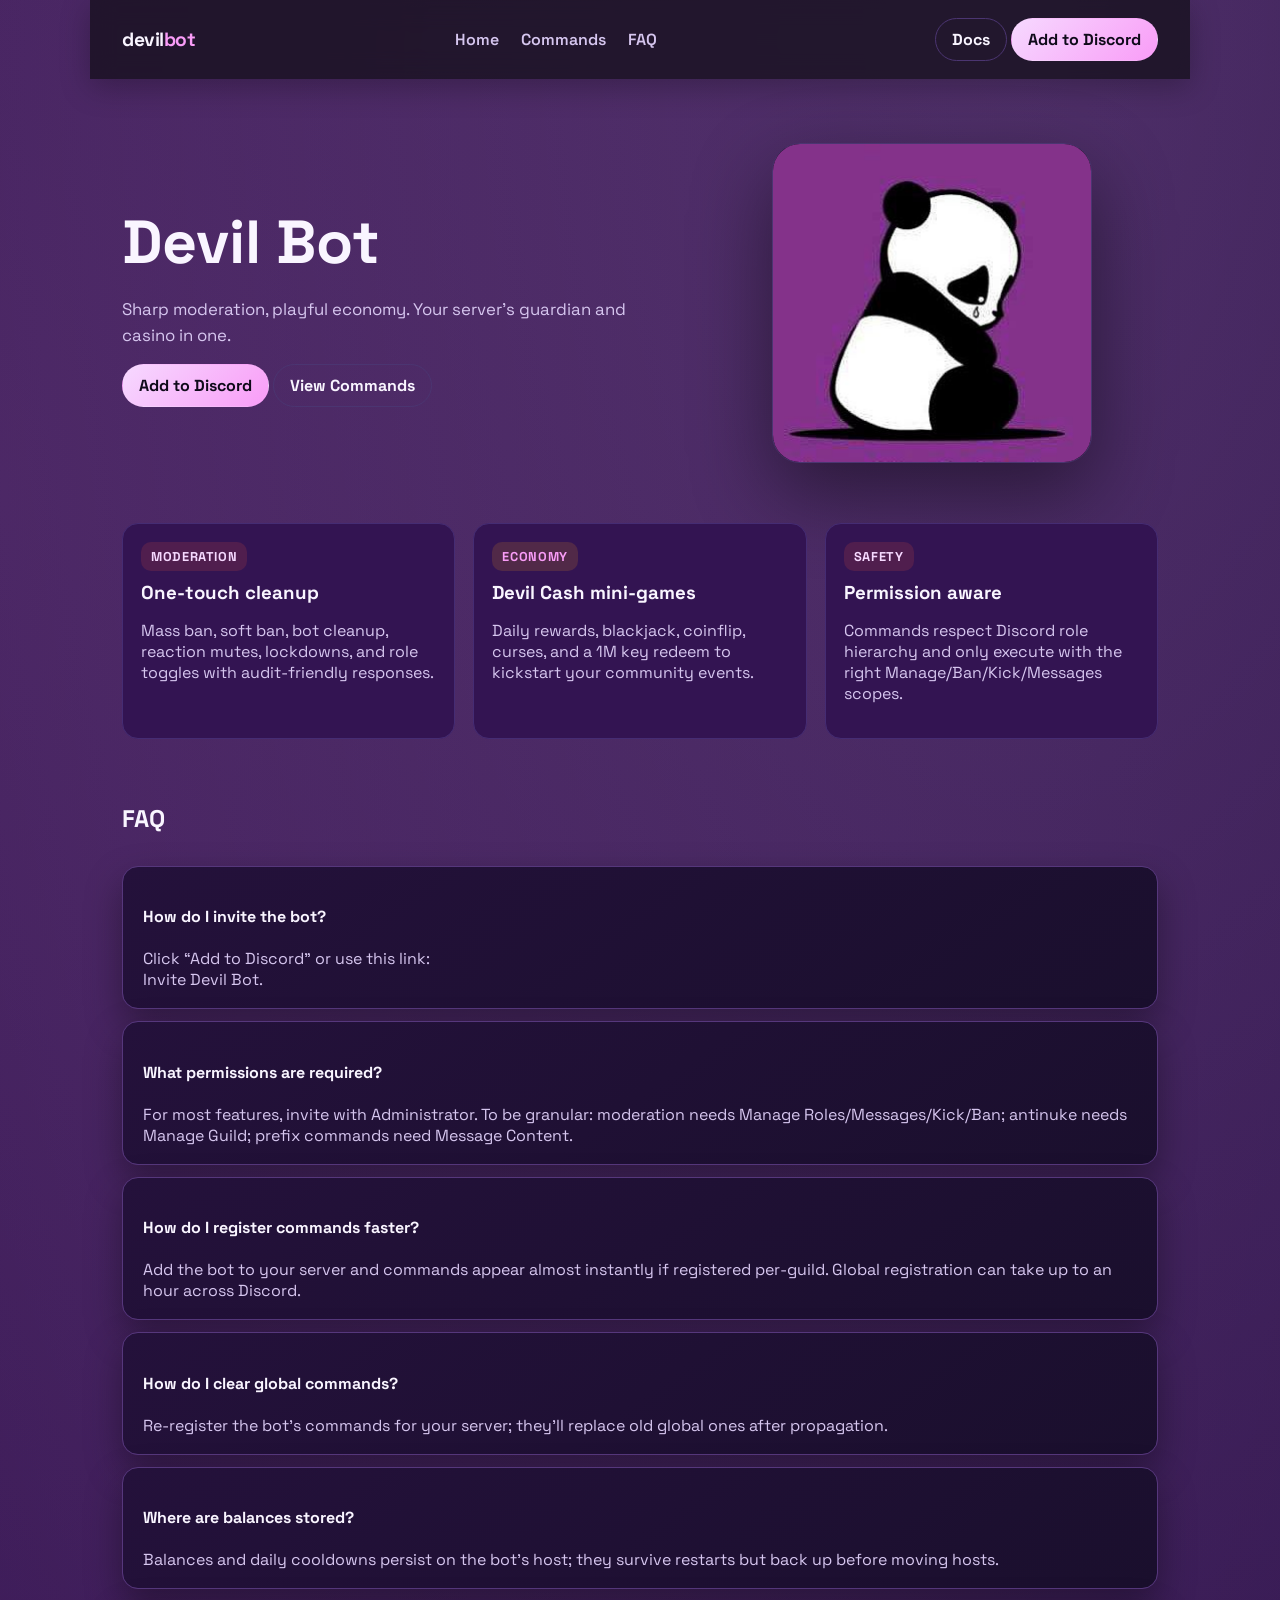
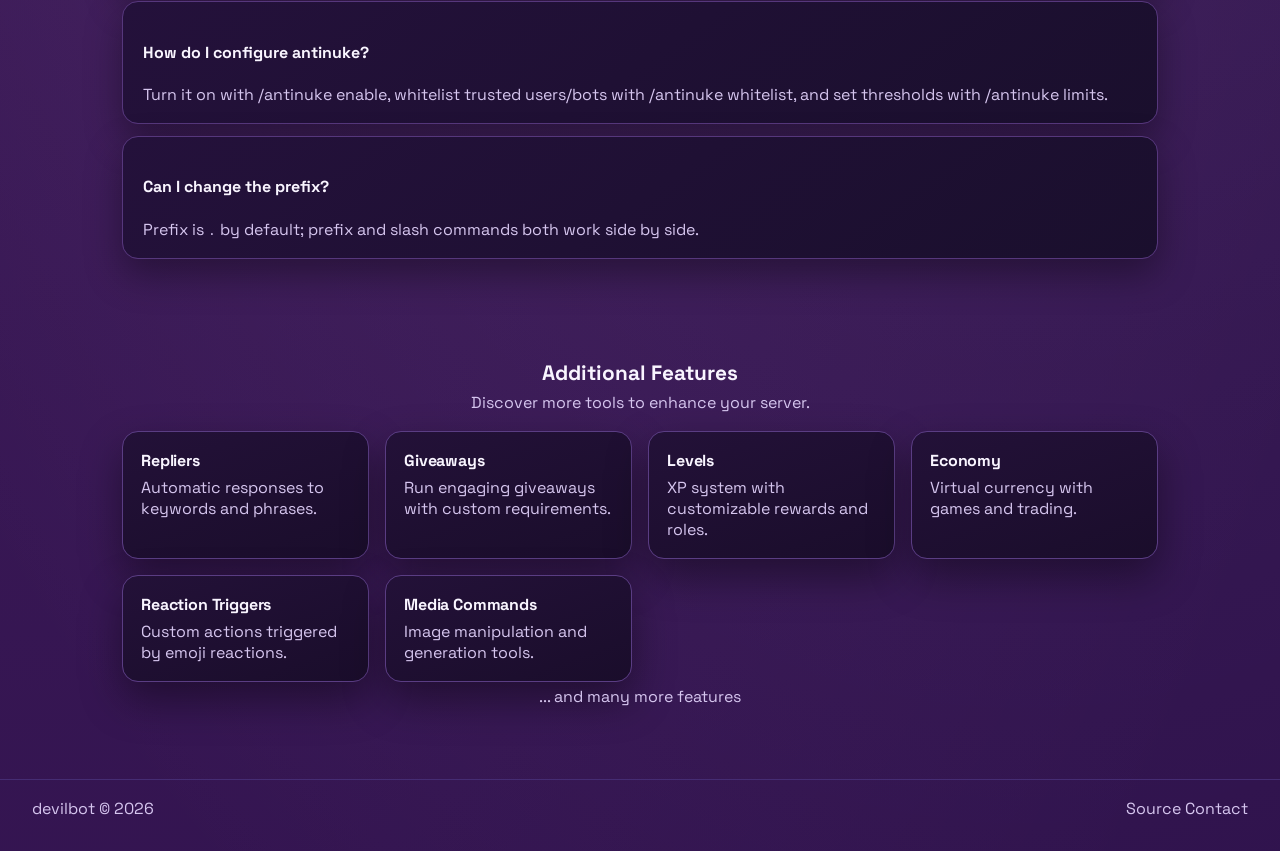
<file: website/index.html>
<!doctype html>
<html lang="en">
<head>
  <meta charset="utf-8">
  <meta name="viewport" content="width=device-width,initial-scale=1">
  <title>Devil Bot</title>
  <link rel="preconnect" href="https://fonts.googleapis.com">
  <link rel="preconnect" href="https://fonts.gstatic.com" crossorigin>
  <link href="https://fonts.googleapis.com/css2?family=Space+Grotesk:wght@400;600;700&display=swap" rel="stylesheet">
  <link rel="stylesheet" href="style.css">
</head>
<body>
  <header class="nav glass container">
    <div class="logo">devil<span>bot</span></div>
    <div class="nav-links">
      <a href="#features">Home</a>
      <a href="commands.html">Commands</a>
      <a href="#faq">FAQ</a>
    </div>
    <div class="cta">
      <a class="btn ghost" href="https://discord.gg" target="_blank" rel="noreferrer">Docs</a>
      <a class="btn primary" href="https://discord.com/oauth2/authorize?client_id=1486876680264880378&permissions=8&integration_type=0&scope=bot" target="_blank" rel="noreferrer">Add to Discord</a>
    </div>
  </header>

  <main>
    <section class="hero container">
      <div class="copy">
        <h1>Devil Bot</h1>
        <p class="lede">Sharp moderation, playful economy. Your server’s guardian and casino in one.</p>
        <div class="cta">
          <a class="btn primary" href="https://discord.com/oauth2/authorize?client_id=1486876680264880378&permissions=8&integration_type=0&scope=bot" target="_blank" rel="noreferrer">Add to Discord</a>
          <a class="btn ghost" href="commands.html">View Commands</a>
        </div>
      </div>
      <div class="avatar-frame">
        <img src="panda.jpg" alt="Bot avatar">
      </div>
    </section>

    <section id="features" class="features container">
      <div class="feature">
        <div class="badge">Moderation</div>
        <h3>One‑touch cleanup</h3>
        <p>Mass ban, soft ban, bot cleanup, reaction mutes, lockdowns, and role toggles with audit‑friendly responses.</p>
      </div>
      <div class="feature">
        <div class="badge alt">Economy</div>
        <h3>Devil Cash mini‑games</h3>
        <p>Daily rewards, blackjack, coinflip, curses, and a 1M key redeem to kickstart your community events.</p>
      </div>
      <div class="feature">
        <div class="badge">Safety</div>
        <h3>Permission aware</h3>
        <p>Commands respect Discord role hierarchy and only execute with the right Manage/Ban/Kick/Messages scopes.</p>
      </div>
    </section>

    <!-- Command highlights removed -->

    <section id="faq" class="faq container">
      <h2>FAQ</h2>
      <div class="qa">
        <h4>How do I invite the bot?</h4>
        <p>Click “Add to Discord” or use this link:<br><a href="https://discord.com/oauth2/authorize?client_id=1486876680264880378&permissions=8&integration_type=0&scope=bot">Invite Devil Bot</a>.</p>
      </div>
      <div class="qa">
        <h4>What permissions are required?</h4>
        <p>For most features, invite with Administrator. To be granular: moderation needs Manage Roles/Messages/Kick/Ban; antinuke needs Manage Guild; prefix commands need Message Content.</p>
      </div>
      <div class="qa">
        <h4>How do I register commands faster?</h4>
        <p>Add the bot to your server and commands appear almost instantly if registered per-guild. Global registration can take up to an hour across Discord.</p>
      </div>
      <div class="qa">
        <h4>How do I clear global commands?</h4>
        <p>Re-register the bot’s commands for your server; they’ll replace old global ones after propagation.</p>
      </div>
      <div class="qa">
        <h4>Where are balances stored?</h4>
        <p>Balances and daily cooldowns persist on the bot’s host; they survive restarts but back up before moving hosts.</p>
      </div>
      <div class="qa">
        <h4>How do I configure antinuke?</h4>
        <p>Turn it on with /antinuke enable, whitelist trusted users/bots with /antinuke whitelist, and set thresholds with /antinuke limits.</p>
      </div>
      <div class="qa">
        <h4>Can I change the prefix?</h4>
        <p>Prefix is <code>.</code> by default; prefix and slash commands both work side by side.</p>
      </div>
    </section>

    <section class="features-extra container">
      <h2>Additional Features</h2>
      <p class="muted">Discover more tools to enhance your server.</p>
      <div class="extra-grid">
        <div class="extra-card">
          <div class="extra-title">Repliers</div>
          <p>Automatic responses to keywords and phrases.</p>
        </div>
        <div class="extra-card">
          <div class="extra-title">Giveaways</div>
          <p>Run engaging giveaways with custom requirements.</p>
        </div>
        <div class="extra-card">
          <div class="extra-title">Levels</div>
          <p>XP system with customizable rewards and roles.</p>
        </div>
        <div class="extra-card">
          <div class="extra-title">Economy</div>
          <p>Virtual currency with games and trading.</p>
        </div>
        <div class="extra-card">
          <div class="extra-title">Reaction Triggers</div>
          <p>Custom actions triggered by emoji reactions.</p>
        </div>
        <div class="extra-card">
          <div class="extra-title">Media Commands</div>
          <p>Image manipulation and generation tools.</p>
        </div>
      </div>
      <p class="muted center">... and many more features</p>
    </section>
  </main>

  <footer class="footer">
    <div>devilbot © 2026</div>
    <div class="footer-links">
      <a href="https://github.com">Source</a>
      <a href="mailto:you@example.com">Contact</a>
    </div>
  </footer>
</body>
</html>
</file>
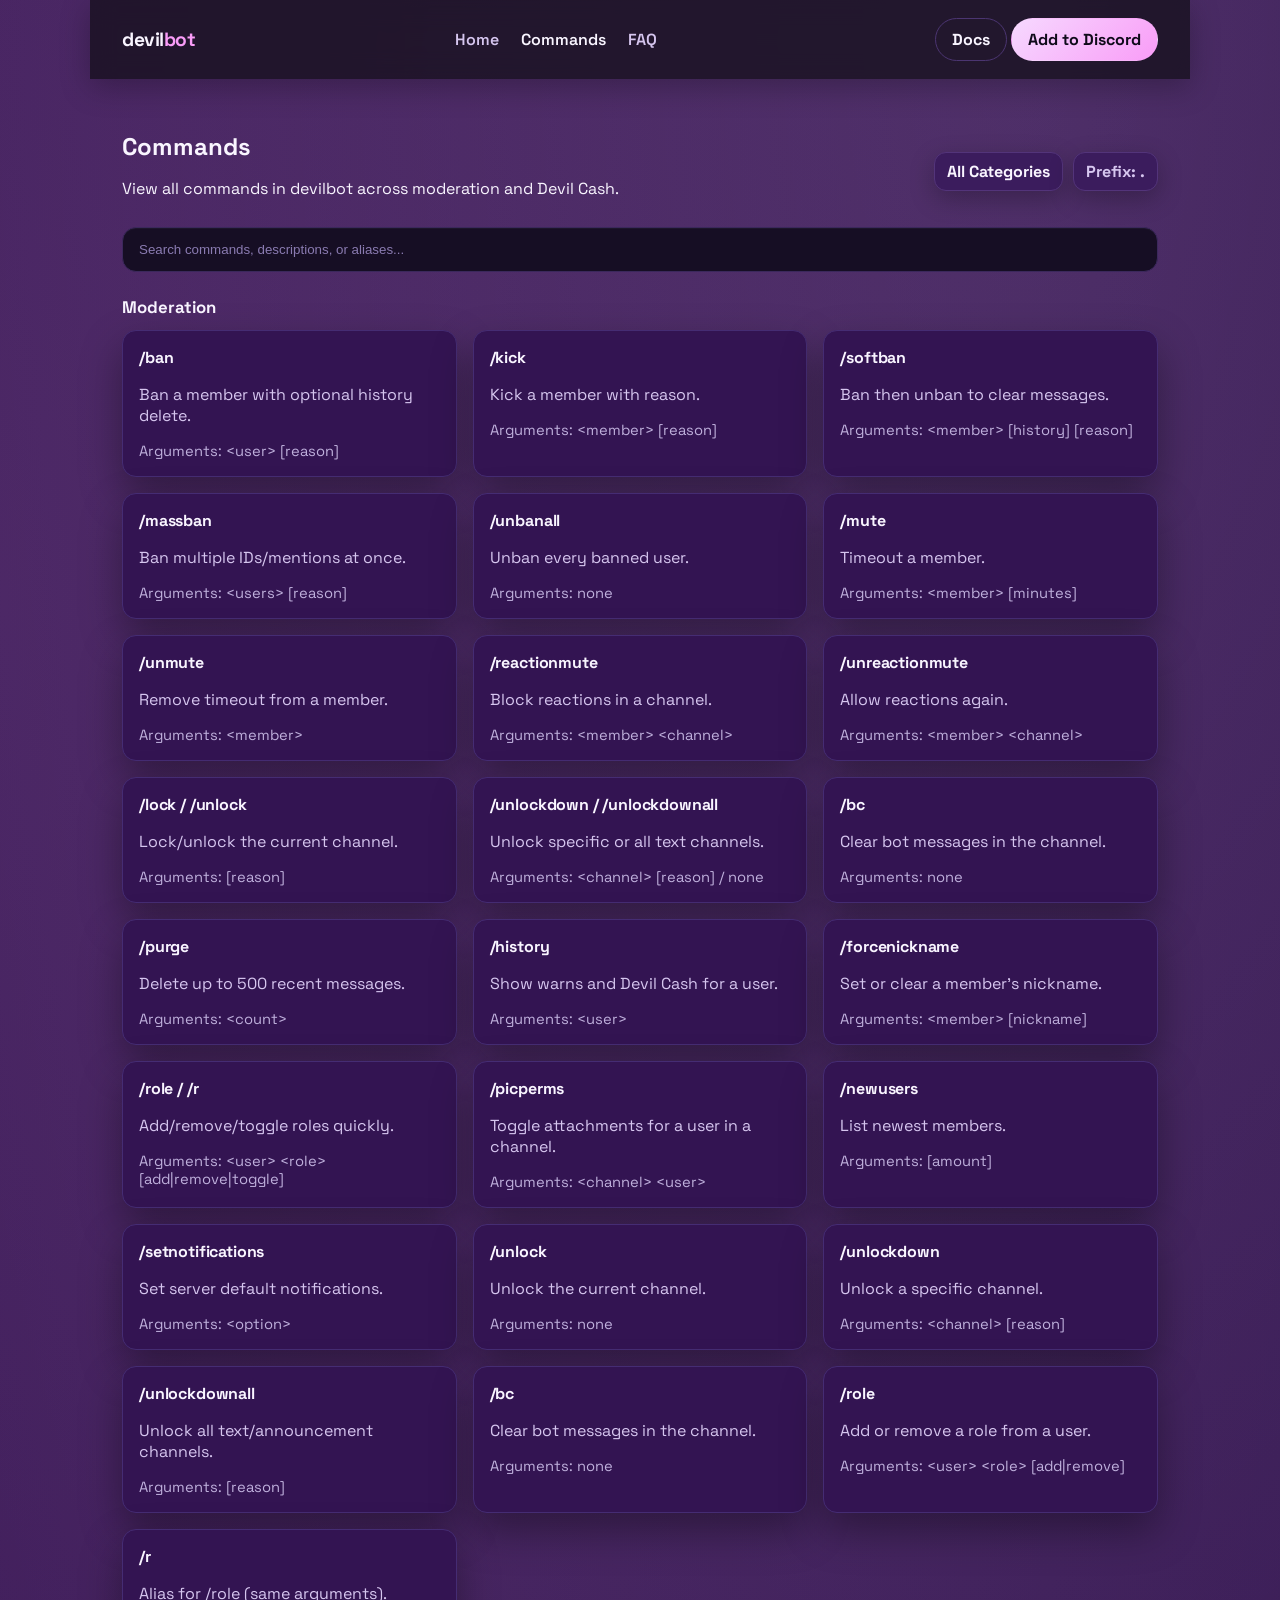
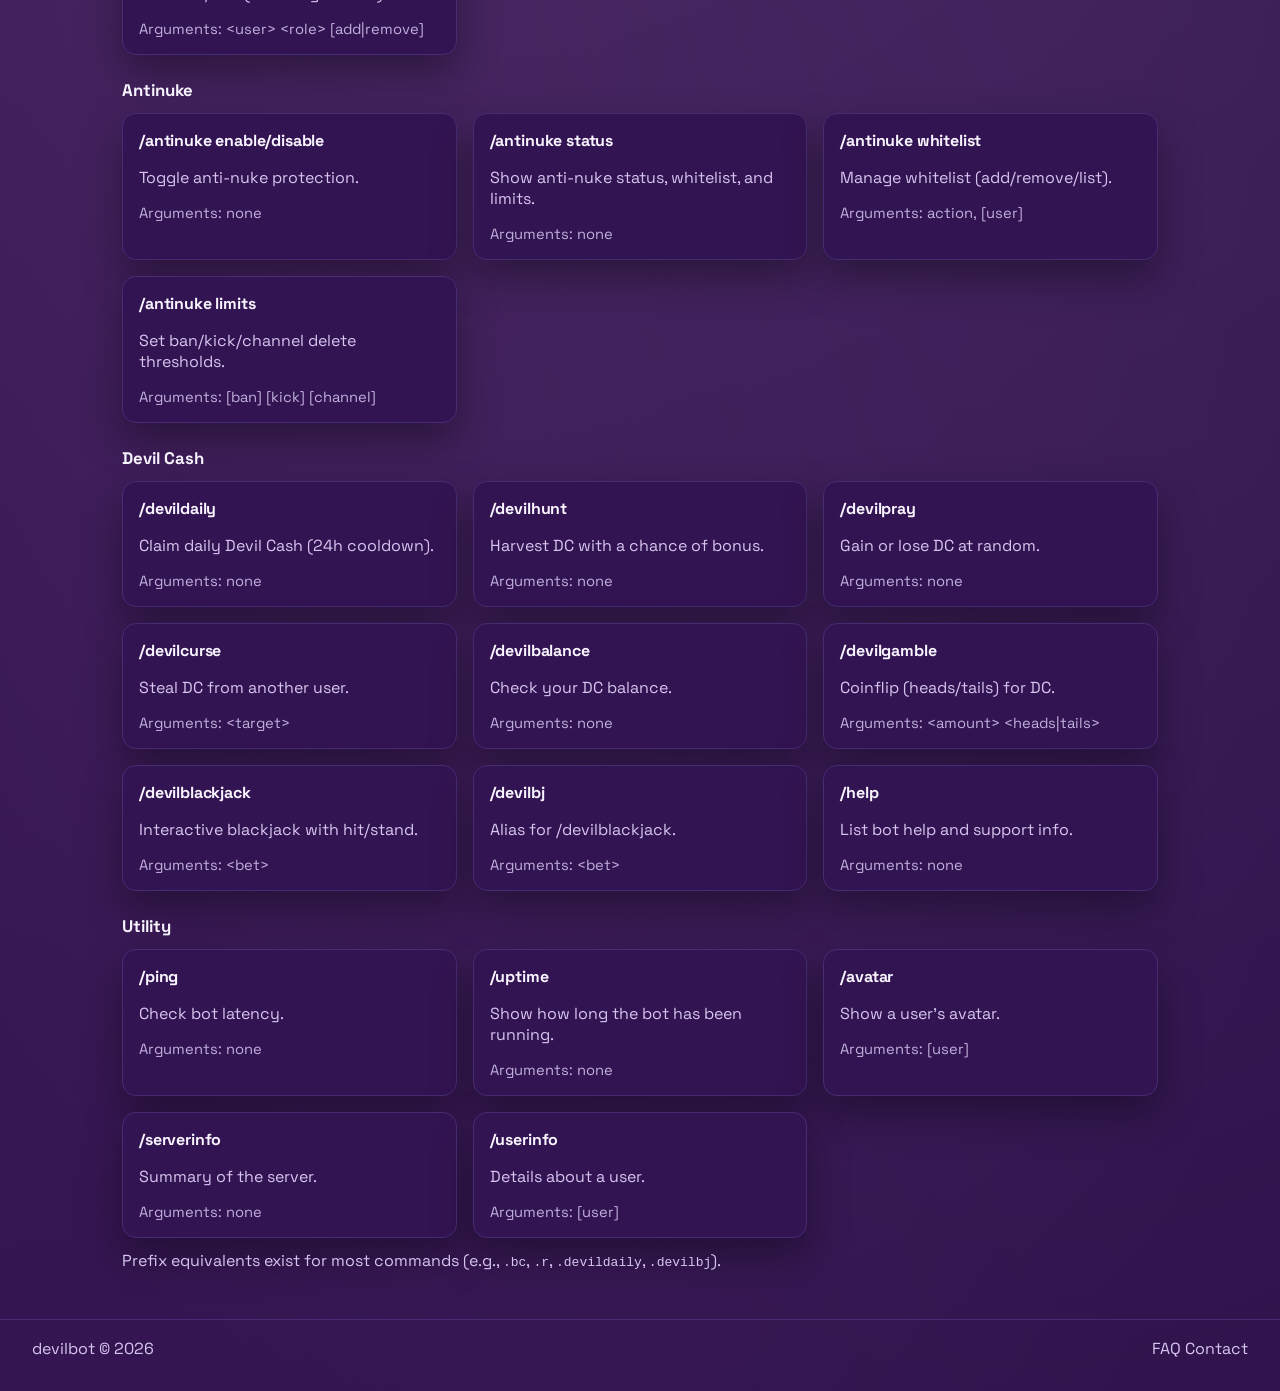
<file: website/commands.html>
<!doctype html>
<html lang="en">
<head>
  <meta charset="utf-8">
  <meta name="viewport" content="width=device-width,initial-scale=1">
  <title>Devil Bot – Commands</title>
  <link rel="preconnect" href="https://fonts.googleapis.com">
  <link rel="preconnect" href="https://fonts.gstatic.com" crossorigin>
  <link href="https://fonts.googleapis.com/css2?family=Space+Grotesk:wght@400;600;700&display=swap" rel="stylesheet">
  <link rel="stylesheet" href="style.css">
</head>
<body class="commands-page">
  <header class="nav glass container">
    <div class="logo">devil<span>bot</span></div>
    <div class="nav-links">
      <a href="index.html#features">Home</a>
      <a href="commands.html" class="active">Commands</a>
      <a href="index.html#faq">FAQ</a>
    </div>
    <div class="cta">
      <a class="btn ghost" href="https://discord.gg" target="_blank" rel="noreferrer">Docs</a>
      <a class="btn primary" href="https://discord.com/oauth2/authorize?client_id=1486876680264880378&permissions=8&integration_type=0&scope=bot" target="_blank" rel="noreferrer">Add to Discord</a>
    </div>
  </header>

  <main class="cmd-page-wrap container">
    <section class="cmd-hero">
      <div>
        <h1>Commands</h1>
        <p class="lede">View all commands in devilbot across moderation and Devil Cash.</p>
      </div>
      <div class="cmd-actions">
        <div class="pill">All Categories</div>
        <div class="pill muted">Prefix: .</div>
      </div>
    </section>

    <section class="cmd-search">
      <input id="cmd-search" type="text" placeholder="Search commands, descriptions, or aliases..." />
    </section>

    <section class="cmd-list-full">
      <h3 class="cmd-section">Moderation</h3>
      <div class="cmd-grid-full" data-section="moderation">
        <div class="cmd-card">
          <div class="cmd-title">/ban</div>
          <p>Ban a member with optional history delete.</p>
          <div class="args">Arguments: &lt;user&gt; [reason]</div>
        </div>
        <div class="cmd-card">
          <div class="cmd-title">/kick</div>
          <p>Kick a member with reason.</p>
          <div class="args">Arguments: &lt;member&gt; [reason]</div>
        </div>
        <div class="cmd-card">
          <div class="cmd-title">/softban</div>
          <p>Ban then unban to clear messages.</p>
          <div class="args">Arguments: &lt;member&gt; [history] [reason]</div>
        </div>
        <div class="cmd-card">
          <div class="cmd-title">/massban</div>
          <p>Ban multiple IDs/mentions at once.</p>
          <div class="args">Arguments: &lt;users&gt; [reason]</div>
        </div>
        <div class="cmd-card">
          <div class="cmd-title">/unbanall</div>
          <p>Unban every banned user.</p>
          <div class="args">Arguments: none</div>
        </div>
        <div class="cmd-card">
          <div class="cmd-title">/mute</div>
          <p>Timeout a member.</p>
          <div class="args">Arguments: &lt;member&gt; [minutes]</div>
        </div>
        <div class="cmd-card">
          <div class="cmd-title">/unmute</div>
          <p>Remove timeout from a member.</p>
          <div class="args">Arguments: &lt;member&gt;</div>
        </div>
        <div class="cmd-card">
          <div class="cmd-title">/reactionmute</div>
          <p>Block reactions in a channel.</p>
          <div class="args">Arguments: &lt;member&gt; &lt;channel&gt;</div>
        </div>
        <div class="cmd-card">
          <div class="cmd-title">/unreactionmute</div>
          <p>Allow reactions again.</p>
          <div class="args">Arguments: &lt;member&gt; &lt;channel&gt;</div>
        </div>
        <div class="cmd-card">
          <div class="cmd-title">/lock / /unlock</div>
          <p>Lock/unlock the current channel.</p>
          <div class="args">Arguments: [reason]</div>
        </div>
        <div class="cmd-card">
          <div class="cmd-title">/unlockdown / /unlockdownall</div>
          <p>Unlock specific or all text channels.</p>
          <div class="args">Arguments: &lt;channel&gt; [reason] / none</div>
        </div>
        <div class="cmd-card">
          <div class="cmd-title">/bc</div>
          <p>Clear bot messages in the channel.</p>
          <div class="args">Arguments: none</div>
        </div>
        <div class="cmd-card">
          <div class="cmd-title">/purge</div>
          <p>Delete up to 500 recent messages.</p>
          <div class="args">Arguments: &lt;count&gt;</div>
        </div>
        <div class="cmd-card">
          <div class="cmd-title">/history</div>
          <p>Show warns and Devil Cash for a user.</p>
          <div class="args">Arguments: &lt;user&gt;</div>
        </div>
        <div class="cmd-card">
          <div class="cmd-title">/forcenickname</div>
          <p>Set or clear a member’s nickname.</p>
          <div class="args">Arguments: &lt;member&gt; [nickname]</div>
        </div>
        <div class="cmd-card">
          <div class="cmd-title">/role / /r</div>
          <p>Add/remove/toggle roles quickly.</p>
          <div class="args">Arguments: &lt;user&gt; &lt;role&gt; [add|remove|toggle]</div>
        </div>
        <div class="cmd-card">
          <div class="cmd-title">/picperms</div>
          <p>Toggle attachments for a user in a channel.</p>
          <div class="args">Arguments: &lt;channel&gt; &lt;user&gt;</div>
        </div>
        <div class="cmd-card">
          <div class="cmd-title">/newusers</div>
          <p>List newest members.</p>
          <div class="args">Arguments: [amount]</div>
        </div>
        <div class="cmd-card">
          <div class="cmd-title">/setnotifications</div>
          <p>Set server default notifications.</p>
          <div class="args">Arguments: &lt;option&gt;</div>
        </div>
        <div class="cmd-card">
          <div class="cmd-title">/unlock</div>
          <p>Unlock the current channel.</p>
          <div class="args">Arguments: none</div>
        </div>
        <div class="cmd-card">
          <div class="cmd-title">/unlockdown</div>
          <p>Unlock a specific channel.</p>
          <div class="args">Arguments: &lt;channel&gt; [reason]</div>
        </div>
        <div class="cmd-card">
          <div class="cmd-title">/unlockdownall</div>
          <p>Unlock all text/announcement channels.</p>
          <div class="args">Arguments: [reason]</div>
        </div>
        <div class="cmd-card">
          <div class="cmd-title">/bc</div>
          <p>Clear bot messages in the channel.</p>
          <div class="args">Arguments: none</div>
        </div>
        <div class="cmd-card">
          <div class="cmd-title">/role</div>
          <p>Add or remove a role from a user.</p>
          <div class="args">Arguments: &lt;user&gt; &lt;role&gt; [add|remove]</div>
        </div>
        <div class="cmd-card">
          <div class="cmd-title">/r</div>
          <p>Alias for /role (same arguments).</p>
          <div class="args">Arguments: &lt;user&gt; &lt;role&gt; [add|remove]</div>
        </div>
      </div>

      <h3 class="cmd-section">Antinuke</h3>
      <div class="cmd-grid-full" data-section="antinuke">
        <div class="cmd-card">
          <div class="cmd-title">/antinuke enable/disable</div>
          <p>Toggle anti-nuke protection.</p>
          <div class="args">Arguments: none</div>
        </div>
        <div class="cmd-card">
          <div class="cmd-title">/antinuke status</div>
          <p>Show anti-nuke status, whitelist, and limits.</p>
          <div class="args">Arguments: none</div>
        </div>
        <div class="cmd-card">
          <div class="cmd-title">/antinuke whitelist</div>
          <p>Manage whitelist (add/remove/list).</p>
          <div class="args">Arguments: action, [user]</div>
        </div>
        <div class="cmd-card">
          <div class="cmd-title">/antinuke limits</div>
          <p>Set ban/kick/channel delete thresholds.</p>
          <div class="args">Arguments: [ban] [kick] [channel]</div>
        </div>
      </div>

      <h3 class="cmd-section">Devil Cash</h3>
      <div class="cmd-grid-full" data-section="devilcash">
        <div class="cmd-card">
          <div class="cmd-title">/devildaily</div>
          <p>Claim daily Devil Cash (24h cooldown).</p>
          <div class="args">Arguments: none</div>
        </div>
        <div class="cmd-card">
          <div class="cmd-title">/devilhunt</div>
          <p>Harvest DC with a chance of bonus.</p>
          <div class="args">Arguments: none</div>
        </div>
        <div class="cmd-card">
          <div class="cmd-title">/devilpray</div>
          <p>Gain or lose DC at random.</p>
          <div class="args">Arguments: none</div>
        </div>
        <div class="cmd-card">
          <div class="cmd-title">/devilcurse</div>
          <p>Steal DC from another user.</p>
          <div class="args">Arguments: &lt;target&gt;</div>
        </div>
        <div class="cmd-card">
          <div class="cmd-title">/devilbalance</div>
          <p>Check your DC balance.</p>
          <div class="args">Arguments: none</div>
        </div>
        <div class="cmd-card">
          <div class="cmd-title">/devilgamble</div>
          <p>Coinflip (heads/tails) for DC.</p>
          <div class="args">Arguments: &lt;amount&gt; &lt;heads|tails&gt;</div>
        </div>
        <div class="cmd-card">
          <div class="cmd-title">/devilblackjack</div>
          <p>Interactive blackjack with hit/stand.</p>
          <div class="args">Arguments: &lt;bet&gt;</div>
        </div>
        <div class="cmd-card">
          <div class="cmd-title">/devilbj</div>
          <p>Alias for /devilblackjack.</p>
          <div class="args">Arguments: &lt;bet&gt;</div>
        </div>
        <div class="cmd-card">
          <div class="cmd-title">/help</div>
          <p>List bot help and support info.</p>
          <div class="args">Arguments: none</div>
        </div>
      </div>

      <h3 class="cmd-section">Utility</h3>
      <div class="cmd-grid-full" data-section="utility">
        <div class="cmd-card">
          <div class="cmd-title">/ping</div>
          <p>Check bot latency.</p>
          <div class="args">Arguments: none</div>
        </div>
        <div class="cmd-card">
          <div class="cmd-title">/uptime</div>
          <p>Show how long the bot has been running.</p>
          <div class="args">Arguments: none</div>
        </div>
        <div class="cmd-card">
          <div class="cmd-title">/avatar</div>
          <p>Show a user’s avatar.</p>
          <div class="args">Arguments: [user]</div>
        </div>
        <div class="cmd-card">
          <div class="cmd-title">/serverinfo</div>
          <p>Summary of the server.</p>
          <div class="args">Arguments: none</div>
        </div>
        <div class="cmd-card">
          <div class="cmd-title">/userinfo</div>
          <p>Details about a user.</p>
          <div class="args">Arguments: [user]</div>
        </div>
      </div>

      <p class="muted" style="margin-top:12px;">Prefix equivalents exist for most commands (e.g., <code>.bc</code>, <code>.r</code>, <code>.devildaily</code>, <code>.devilbj</code>).</p>
    </section>
  </main>

  <script>
    (() => {
      const search = document.getElementById('cmd-search');
      const cards = Array.from(document.querySelectorAll('.cmd-card'));
      if (!search) return;
      search.addEventListener('input', () => {
        const q = search.value.trim().toLowerCase();
        cards.forEach(card => {
          const text = card.innerText.toLowerCase();
          card.style.display = text.includes(q) ? '' : 'none';
        });
      });
    })();
  </script>

  <footer class="footer">
    <div>devilbot © 2026</div>
    <div class="footer-links">
      <a href="index.html#faq">FAQ</a>
      <a href="mailto:you@example.com">Contact</a>
    </div>
  </footer>
</body>
</html>
</file>
<file: website/style.css>
:root {
  --bg: #2c0f4a;
  --panel: #331452;
  --muted: #d6c6ef;
  --text: #f9f5ff;
  --accent: #f6d9ff;
  --accent-2: #f99cf7;
  --radius: 16px;
}

* { box-sizing: border-box; }

body {
  margin: 0;
  font-family: 'Space Grotesk', system-ui, -apple-system, sans-serif;
  background: radial-gradient(120% 120% at 0% 20%, rgba(246,156,247,0.12), transparent), radial-gradient(120% 120% at 80% 0%, rgba(246,217,255,0.14), transparent), var(--bg);
  color: var(--text);
  min-height: 100vh;
}

.container {
  width: min(1100px, 96vw);
  margin: 0 auto;
}

a { color: inherit; text-decoration: none; }

.nav {
  display: flex;
  align-items: center;
  justify-content: space-between;
  padding: 18px 32px;
  position: sticky;
  top: 0;
  background: rgba(12, 12, 15, 0.65);
  backdrop-filter: blur(12px);
  z-index: 10;
}
.glass { box-shadow: 0 8px 30px rgba(0,0,0,0.25); }

.logo { font-weight: 700; letter-spacing: -0.5px; font-size: 1.2rem; }
.logo span { color: var(--accent-2); }
.nav-links a { margin-right: 18px; color: var(--muted); font-weight: 600; }
.nav-links a:hover { color: var(--text); }
.nav-links .active { color: var(--text); }

.btn {
  border: 1px solid transparent;
  border-radius: 999px;
  padding: 10px 16px;
  font-weight: 700;
  display: inline-flex;
  align-items: center;
  gap: 8px;
  transition: transform 0.1s ease, box-shadow 0.1s ease;
}
.btn.primary { background: linear-gradient(135deg, var(--accent), var(--accent-2)); color: #0f0a1a; }
.btn.ghost { border-color: #4b3571; color: var(--text); }
.btn:hover { transform: translateY(-1px); box-shadow: 0 10px 30px rgba(0,0,0,0.25); }

.hero {
  display: grid;
  grid-template-columns: 1.1fr 0.9fr;
  gap: 32px;
  padding: 64px 32px 48px;
  align-items: center;
}
@media (max-width: 900px) { .hero { grid-template-columns: 1fr; } .nav { flex-wrap: wrap; gap: 12px; } }

.copy h1 { font-size: clamp(3rem, 5vw, 3.8rem); margin: 4px 0 16px; }
.copy .lede { color: var(--muted); max-width: 560px; line-height: 1.5; font-size: 1.05rem; }

.avatar-frame {
  justify-self: center;
  width: min(320px, 65vw);
  aspect-ratio: 1/1;
  border-radius: 28px;
  overflow: hidden;
  border: 1px solid #4b3571;
  box-shadow: 0 30px 80px rgba(0,0,0,0.45);
  background: #000;
}
.avatar-frame img { width: 100%; height: 100%; object-fit: cover; display: block; filter: saturate(1.05); }

.features { display: grid; grid-template-columns: repeat(auto-fit, minmax(240px, 1fr)); gap: 18px; padding: 12px 32px 32px; }
.feature { background: var(--panel); border: 1px solid #452c73; padding: 18px; border-radius: var(--radius); }
.badge { display: inline-block; padding: 6px 10px; border-radius: 10px; background: rgba(249,87,56,0.15); color: var(--accent); font-weight: 700; text-transform: uppercase; font-size: 0.8rem; letter-spacing: 0.05em; }
.badge.alt { background: rgba(252,163,17,0.15); color: var(--accent-2); }
.feature h3 { margin: 10px 0 8px; }
.feature p { color: var(--muted); }

.commands { padding: 16px 32px 32px; }
.commands h2 { margin-bottom: 12px; }
.muted { color: var(--muted); }

.faq { padding: 12px 32px 48px; display: grid; gap: 12px; }
.qa { background: linear-gradient(145deg, #24113b, #1a0f2d); border: 1px solid #56377c; border-radius: var(--radius); padding: 18px 20px; box-shadow: 0 16px 36px rgba(0,0,0,0.35); }
.qa p { color: var(--muted); margin: 6px 0 0; }

.features-extra { padding: 36px 32px 56px; }
.features-extra h2 { margin-bottom: 6px; text-align: center; font-size: 1.3rem; }
.features-extra .muted { text-align: center; display: block; margin-top: 4px; }
.extra-grid { display: grid; grid-template-columns: repeat(auto-fit, minmax(240px, 1fr)); gap: 16px; margin-top: 18px; }
.extra-card { background: linear-gradient(160deg, #231138, #1a0d2b); border: 1px solid #5a3d83; border-radius: 16px; padding: 18px; box-shadow: 0 18px 42px rgba(0,0,0,0.4); transition: transform 0.12s ease, box-shadow 0.12s ease, border-color 0.12s ease; }
.extra-card:hover { transform: translateY(-2px); border-color: #7e5dd4; box-shadow: 0 26px 60px rgba(0,0,0,0.45); }
.extra-title { font-weight: 800; margin-bottom: 6px; letter-spacing: -0.01em; }
.extra-card p { color: var(--muted); margin: 0; }

.footer { padding: 18px 32px 32px; display: flex; justify-content: space-between; color: var(--muted); border-top: 1px solid #452c73; }
.footer a { color: var(--muted); }

/* Commands page */
.commands-page .cmd-page-wrap { padding: 32px; }
.cmd-hero { margin: 16px 0 12px; display: flex; justify-content: space-between; align-items: center; gap: 12px; }
.cmd-hero h1 { margin: 4px 0 6px; }
.cmd-actions { display: flex; gap: 10px; }
.pill { padding: 8px 12px; border-radius: 12px; background: #3b1c5d; color: var(--text); font-weight: 700; border: 1px solid #53347a; box-shadow: 0 8px 25px rgba(0,0,0,0.25); }
.pill.muted { color: var(--muted); }
.cmd-list h2 { margin: 18px 0 10px; }
.cmd-grid { display: grid; grid-template-columns: repeat(auto-fit, minmax(220px, 1fr)); gap: 12px; }
.cmd-card { background: var(--panel); border: 1px solid #452c73; border-radius: 12px; padding: 14px; }
.cmd-card p { color: var(--muted); }
.cmd-search { margin: 12px 0 18px; }
.cmd-search input { width: 100%; padding: 14px 16px; border-radius: 14px; border: 1px solid #3b285c; background: #160e24; color: var(--text); box-shadow: inset 0 1px 0 rgba(255,255,255,0.03); }
.cmd-search input::placeholder { color: #8a7bb1; }
.cmd-list-full { }
.cmd-section { margin: 24px 0 12px; font-size: 1.05rem; }
.cmd-grid-full { display: grid; grid-template-columns: repeat(auto-fit, minmax(260px, 1fr)); gap: 16px; }
.cmd-card { border-radius: 14px; padding: 16px; box-shadow: 0 18px 40px rgba(0,0,0,0.35); transition: transform 0.12s ease, box-shadow 0.12s ease, border-color 0.12s ease; }
.cmd-card:hover { transform: translateY(-2px); border-color: #6c4bb4; box-shadow: 0 24px 60px rgba(0,0,0,0.45); }
.cmd-title { font-weight: 800; margin-bottom: 6px; letter-spacing: -0.01em; }
.args { color: #bfb0dc; font-size: 0.92rem; }
</file>
